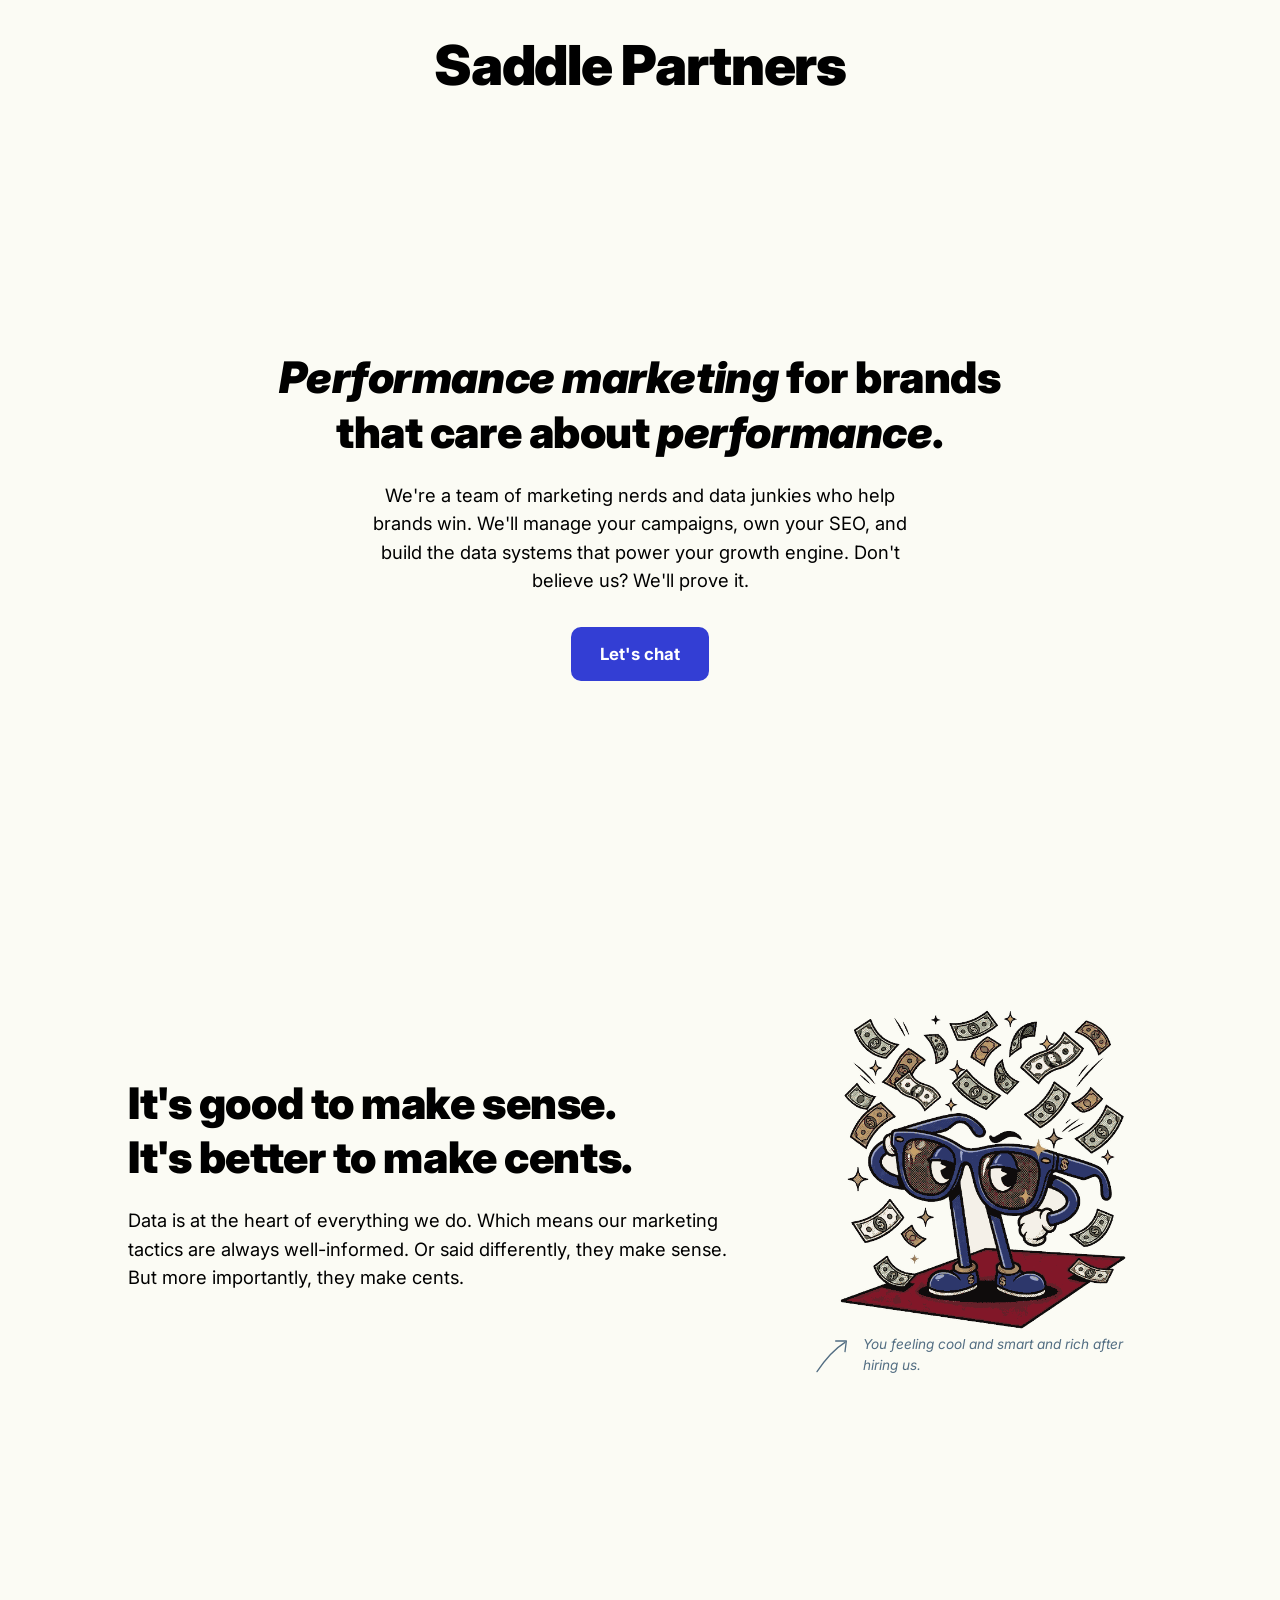
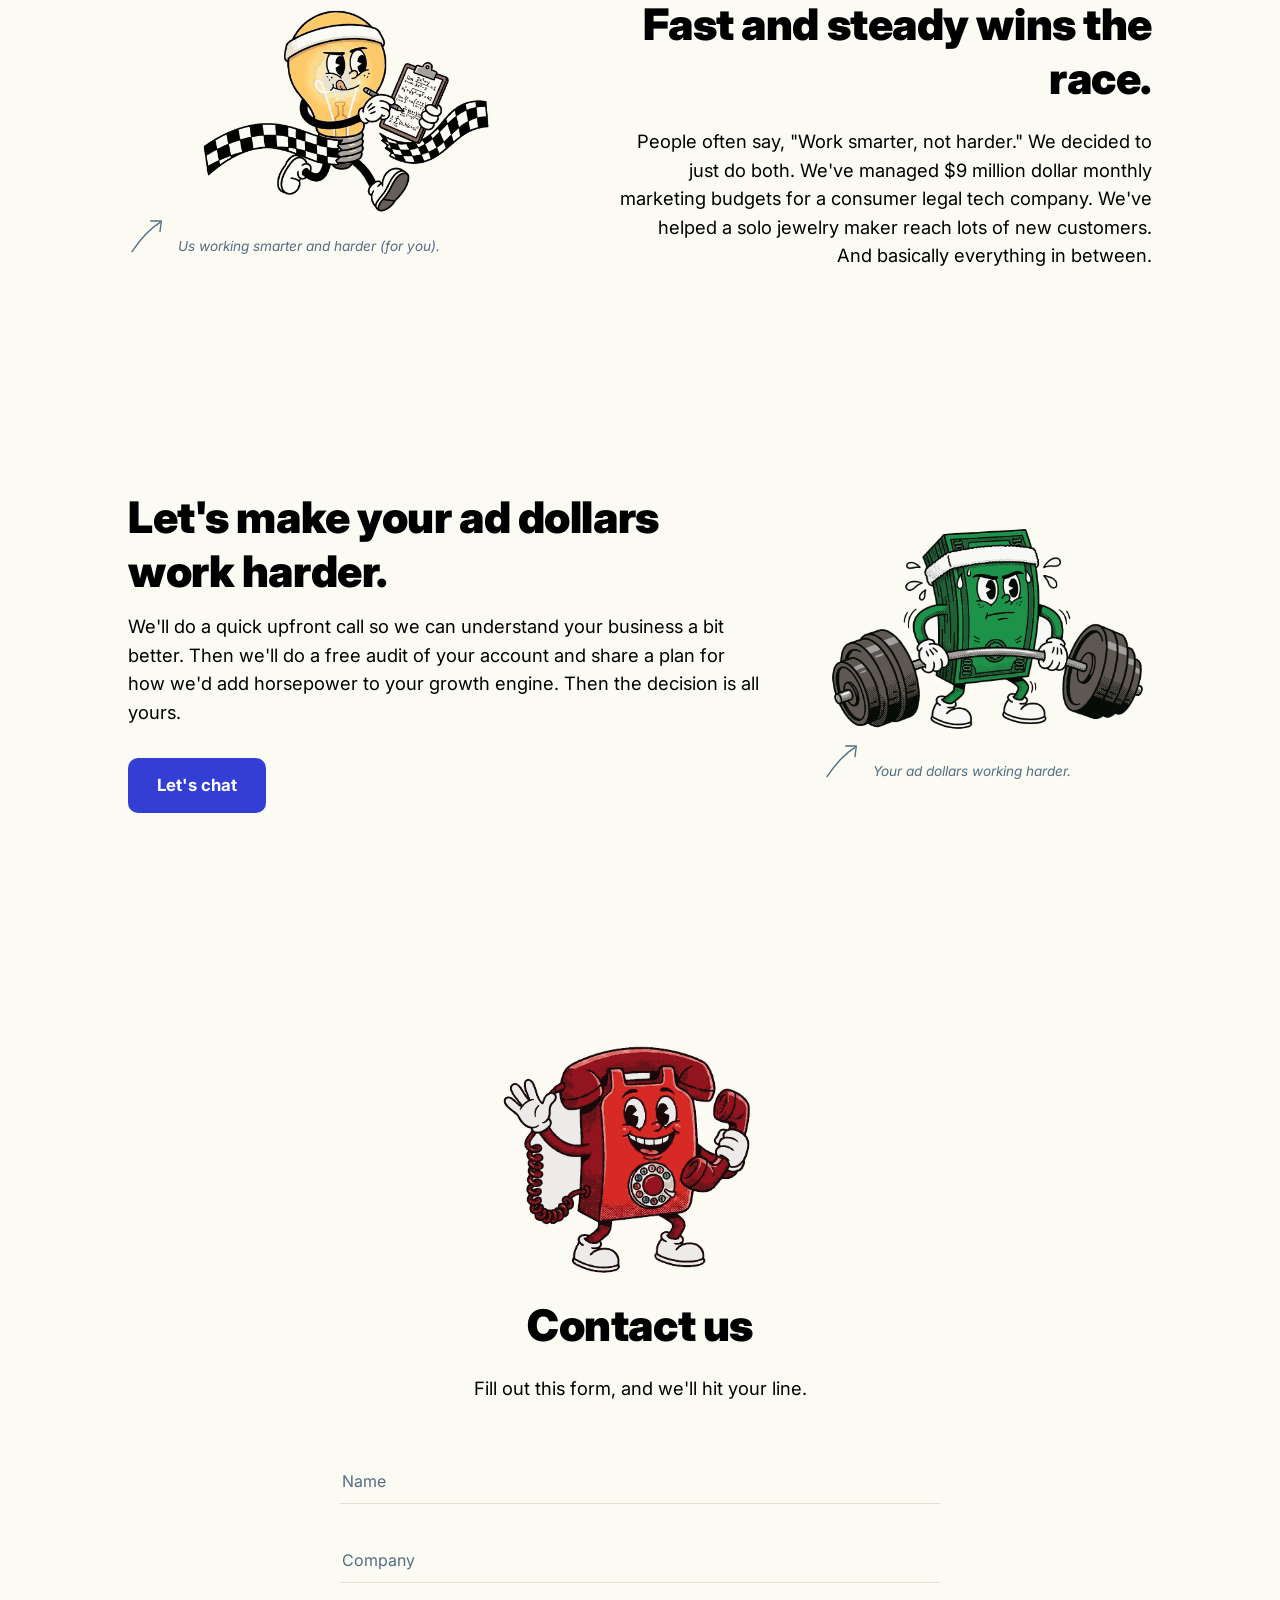
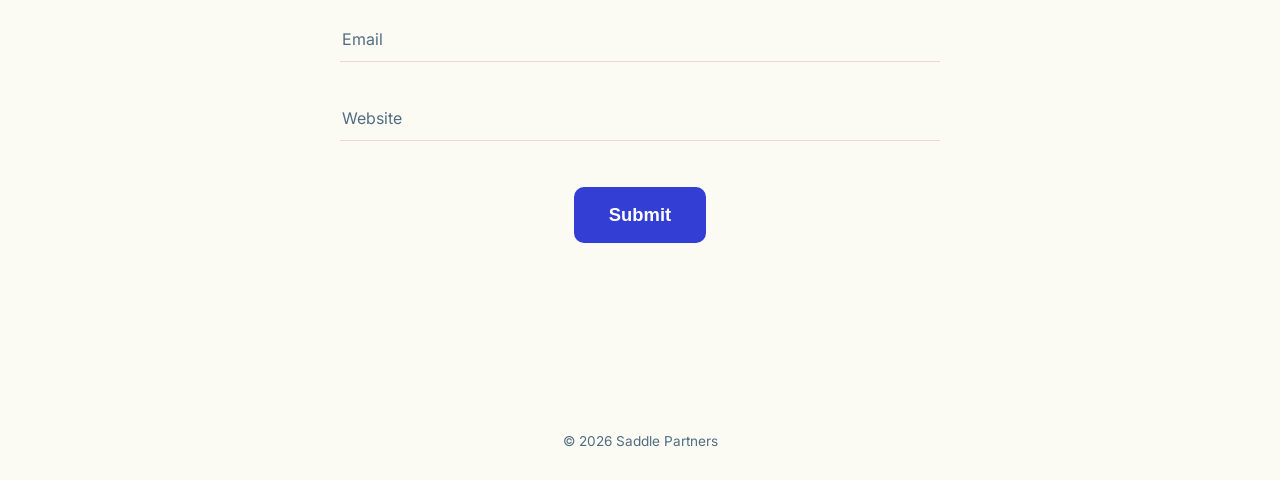
<file: index.html>
<!DOCTYPE html>
<html lang="en">
<head>
<meta charset="UTF-8">
<meta name="viewport" content="width=device-width, initial-scale=1.0">
<title>Saddle Partners</title>
<meta name="description" content="Performance marketing for brands that care about performance. Saddle Partners helps you attract leads and convert customers with better campaigns, SEO, and websites.">
<link rel="icon" href="favicon.ico" sizes="any">
<link rel="icon" type="image/png" sizes="32x32" href="favicon-32.png">
<link rel="icon" type="image/png" sizes="16x16" href="favicon-16.png">
<link rel="apple-touch-icon" href="favicon-180.png">
<link rel="preconnect" href="https://fonts.googleapis.com">
<link rel="preconnect" href="https://fonts.gstatic.com" crossorigin>
<link href="https://fonts.googleapis.com/css2?family=Inter:ital,wght@0,400;0,500;0,600;0,700;0,800;0,900;1,400;1,900&display=swap" rel="stylesheet">
<link rel="stylesheet" href="style.css">
</head>
<body>

<header class="site-header">
  <div class="header-inner">
    <a href="/" class="logo">Saddle Partners</a>
  </div>
</header>

<main id="top">

  <section class="hero">
    <div class="wrap hero-inner">
      <h1><em>Performance marketing</em> for brands<br>that care about <em>performance</em>.</h1>
      <p class="hero-sub">We're a team of marketing nerds and data junkies who help brands win. We'll manage your campaigns, own your SEO, and build the data systems that power your growth engine. Don't believe us? We'll prove it.</p>
      <div class="hero-actions">
        <a href="/#contact" class="btn btn-primary">Let's chat</a>
      </div>
    </div>
  </section>

  <section class="belief section-dark" id="approach">
    <div class="wrap belief-inner">
      <div class="belief-text">
        <h2>It's good to make sense.<br>It's better to make cents.</h2>
        <p class="lede">Data is at the heart of everything we do. Which means our marketing tactics are always well-informed. Or said differently, they make sense. But more importantly, they make cents.</p>
      </div>
      <div class="belief-visual">
        <img src="celeb-icon.png" alt="" class="belief-icon-solo" width="500" height="558">
        <div class="cta-caption-row">
          <svg class="cta-arrow" viewBox="0 0 60 60" fill="none" xmlns="http://www.w3.org/2000/svg">
            <path d="M6 52C18 34 32 18 48 8" stroke="currentColor" stroke-width="2" stroke-linecap="round"/>
            <path d="M34 6L50 6L48 22" stroke="currentColor" stroke-width="2" stroke-linecap="round" stroke-linejoin="round"/>
          </svg>
          <p class="cta-caption">You feeling cool and smart and rich after hiring us.</p>
        </div>
      </div>
    </div>
  </section>

  <section class="belief solutions section-dark">
    <div class="wrap belief-inner solutions-inner">
      <div class="belief-visual">
        <img src="racer-icon.png" alt="" class="belief-icon-solo" width="500" height="353">
        <div class="cta-caption-row">
          <svg class="cta-arrow" viewBox="0 0 60 60" fill="none" xmlns="http://www.w3.org/2000/svg">
            <path d="M6 52C18 34 32 18 48 8" stroke="currentColor" stroke-width="2" stroke-linecap="round"/>
            <path d="M34 6L50 6L48 22" stroke="currentColor" stroke-width="2" stroke-linecap="round" stroke-linejoin="round"/>
          </svg>
          <p class="cta-caption">Us working smarter and harder (for you).</p>
        </div>
      </div>
      <div class="belief-text">
        <h2>Fast and steady wins the race.</h2>
        <p class="lede">People often say, "Work smarter, not harder." We decided to just do both. We've managed $9 million dollar monthly marketing budgets for a consumer legal tech company. We've helped a solo jewelry maker reach lots of new customers. And basically everything in between.</p>
      </div>
    </div>
  </section>

  <section class="cta">
    <div class="wrap cta-inner">
      <div class="cta-text">
        <h2>Let's make your ad dollars<br class="desktop-break"> work harder.</h2>
        <p class="lede">We'll do a quick upfront call so we can understand your business a bit better. Then we'll do a free audit of your account and share a plan for how we'd add horsepower to your growth engine. Then the decision is all yours.</p>
        <a href="mailto:hello@saddle.partners" class="btn btn-primary">Let's chat</a>
      </div>
      <div class="cta-visual">
        <img src="ad-dollar-power.png" alt="" class="cta-illustration" width="1000" height="664">
        <div class="cta-caption-row">
          <svg class="cta-arrow" viewBox="0 0 60 60" fill="none" xmlns="http://www.w3.org/2000/svg">
            <path d="M6 52C18 34 32 18 48 8" stroke="currentColor" stroke-width="2" stroke-linecap="round"/>
            <path d="M34 6L50 6L48 22" stroke="currentColor" stroke-width="2" stroke-linecap="round" stroke-linejoin="round"/>
          </svg>
          <p class="cta-caption">Your ad dollars working harder.</p>
        </div>
      </div>
    </div>
  </section>

  <section class="contact-form section-dark" id="contact">
    <div class="wrap contact-form-inner">
      <img src="phone-icon.png" alt="" class="contact-icon" width="500" height="355">
      <h2>Contact us</h2>
      <p class="lede">Fill out this form, and we'll hit your line.</p>

      <form id="inquiry-form" class="inquiry-form">
        <input type="hidden" name="access_key" value="791a724a-c4da-4d54-86a6-aa19ef2348cc">
        <input type="hidden" name="subject" value="New inquiry from saddle.partners">
        <input type="text" name="botcheck" style="display:none" tabindex="-1" autocomplete="off">

        <div class="form-field">
          <input type="text" id="name" name="name" placeholder="Name" aria-label="Name" required>
        </div>
        <div class="form-field">
          <input type="text" id="company" name="company" placeholder="Company" aria-label="Company">
        </div>
        <div class="form-field">
          <input type="email" id="email" name="email" placeholder="Email" aria-label="Email" required>
        </div>
        <div class="form-field">
          <input type="text" id="website" name="website" placeholder="Website" aria-label="Website">
        </div>

        <button type="submit" class="btn btn-primary">Submit</button>
        <p class="form-status" id="form-status" role="status" aria-live="polite"></p>
      </form>
    </div>
  </section>

</main>

<footer class="site-footer">
  <div class="wrap footer-inner">
    <span>&copy; 2026 Saddle Partners</span>
  </div>
</footer>

<script src="script.js"></script>
</body>
</html>
</file>
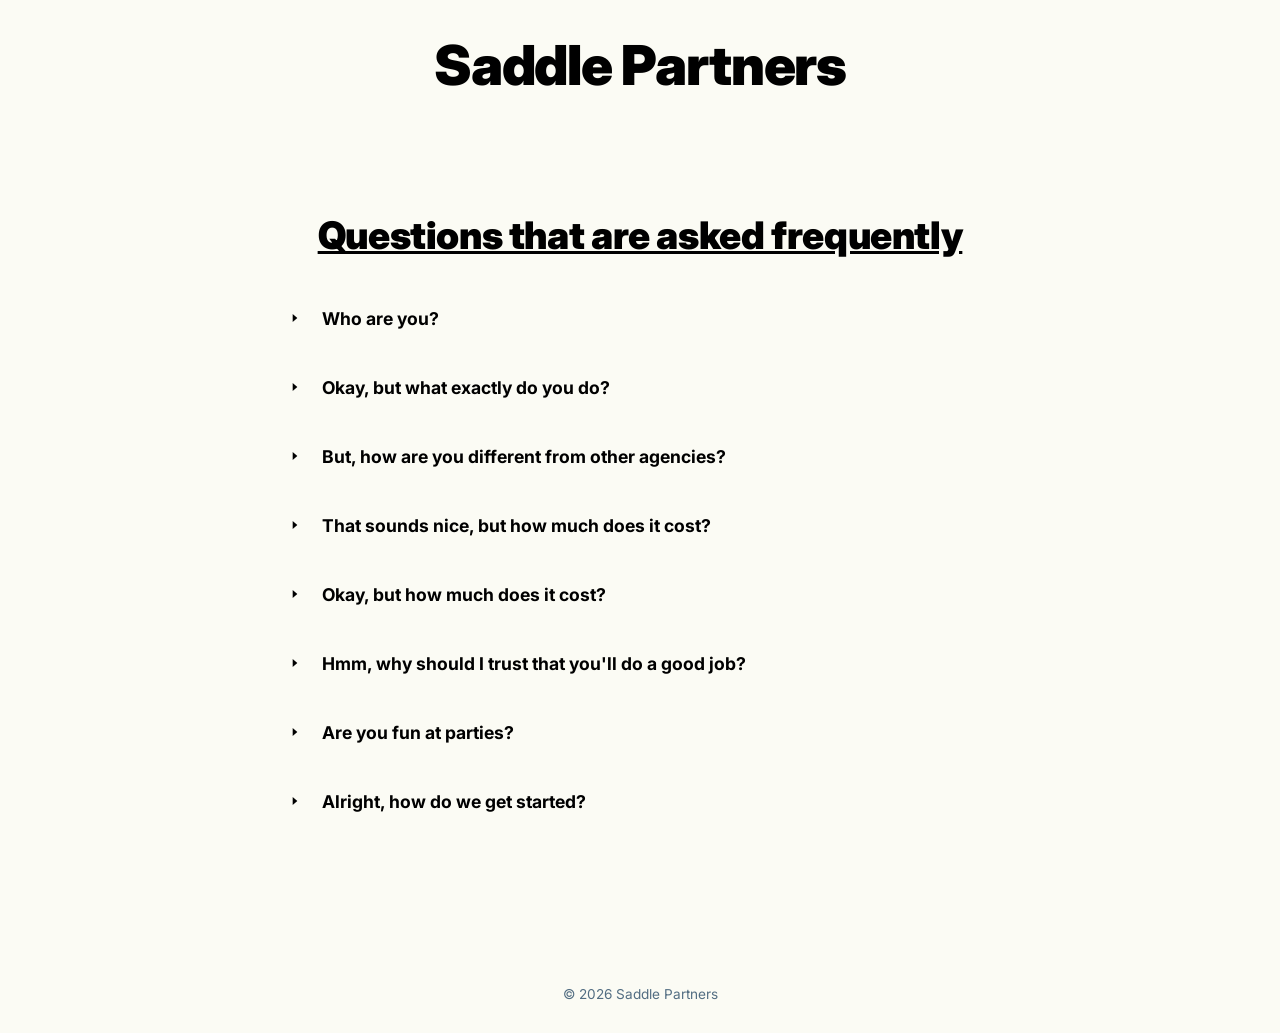
<file: faq.html>
<!DOCTYPE html>
<html lang="en">
<head>
<meta charset="UTF-8">
<meta name="viewport" content="width=device-width, initial-scale=1.0">
<title>FAQ | Saddle Partners</title>
<meta name="robots" content="noindex, nofollow">
<link rel="icon" href="favicon.ico" sizes="any">
<link rel="icon" type="image/png" sizes="32x32" href="favicon-32.png">
<link rel="icon" type="image/png" sizes="16x16" href="favicon-16.png">
<link rel="apple-touch-icon" href="favicon-180.png">
<link rel="preconnect" href="https://fonts.googleapis.com">
<link rel="preconnect" href="https://fonts.gstatic.com" crossorigin>
<link href="https://fonts.googleapis.com/css2?family=Inter:ital,wght@0,400;0,500;0,600;0,700;0,800;0,900;1,400;1,900&display=swap" rel="stylesheet">
<link rel="stylesheet" href="style.css">
</head>
<body>

<header class="site-header">
  <div class="header-inner">
    <a href="/" class="logo">Saddle Partners</a>
  </div>
</header>

<main>
  <section class="faq-page">
    <div class="wrap">
      <h1>Questions that are asked frequently</h1>

      <div class="faq-list">
        <div class="faq-item">
          <button class="faq-question" aria-expanded="false" aria-controls="faq-answer-1" id="faq-question-1">
            <svg class="faq-arrow" viewBox="0 0 24 24" fill="currentColor" xmlns="http://www.w3.org/2000/svg"><path d="M8 5l8 7-8 7z"/></svg>
            <span>Who are you?</span>
          </button>
          <div class="faq-answer" id="faq-answer-1" role="region" aria-labelledby="faq-question-1">
            <div class="faq-answer-inner">
              <p>We're a team of marketing nerds and data junkies who help brands win. We'll manage your campaigns, own your SEO, and build the data systems that power your growth engine. We mainly do Google Ads today.</p>
            </div>
          </div>
        </div>

        <div class="faq-item">
          <button class="faq-question" aria-expanded="false" aria-controls="faq-answer-2" id="faq-question-2">
            <svg class="faq-arrow" viewBox="0 0 24 24" fill="currentColor" xmlns="http://www.w3.org/2000/svg"><path d="M8 5l8 7-8 7z"/></svg>
            <span>Okay, but what exactly do you do?</span>
          </button>
          <div class="faq-answer" id="faq-answer-2" role="region" aria-labelledby="faq-question-2">
            <div class="faq-answer-inner">
              <p>We do a lot of things, but broadly, they fit into three buckets.</p>
              <p>(1) Data infrastructure: making sure data is being captured, cleaned, and stored effectively so that it can be used to power campaigns.</p>
              <p>(2) Campaign management: everything from account structure, bid strategy, targeting, and budget allocation all driven by data.</p>
              <p>(3) Reporting: providing your team visibility into the metrics that actually matter (e.g. CAC, ROAS, qualified lead pipeline, etc.)</p>
            </div>
          </div>
        </div>

        <div class="faq-item">
          <button class="faq-question" aria-expanded="false" aria-controls="faq-answer-3" id="faq-question-3">
            <svg class="faq-arrow" viewBox="0 0 24 24" fill="currentColor" xmlns="http://www.w3.org/2000/svg"><path d="M8 5l8 7-8 7z"/></svg>
            <span>But, how are you different from other agencies?</span>
          </button>
          <div class="faq-answer" id="faq-answer-3" role="region" aria-labelledby="faq-question-3">
            <div class="faq-answer-inner">
              <p>We are unapologetically data-driven.</p>
              <p>Most agencies say that they're data-driven. Some might even think that they're data-driven. But they're probably not (statistically speaking of course).</p>
              <p>Performance marketing systems are the quintessential example of garbage in, garbage out. The output (ad campaign performance) is only as good as the input (data you feed into the ad platform).</p>
              <p>Most agencies' version of being "data-driven" is just dropping a few Google pixels on your site. Pixel data might tell you whether or not a lead filled out a form, but it won't tell you if they converted to a sale, how much that sale was, when they churned, etc.</p>
              <p>Our version of being data-driven is tracking everything that happens after the initial click, structuring it into clean data pipelines, layering on sophisticated data science in order to extract insights from patterns, and then feeding those insights back into the ad platform so that ROAS goes up and CAC goes down.</p>
            </div>
          </div>
        </div>

        <div class="faq-item">
          <button class="faq-question" aria-expanded="false" aria-controls="faq-answer-4" id="faq-question-4">
            <svg class="faq-arrow" viewBox="0 0 24 24" fill="currentColor" xmlns="http://www.w3.org/2000/svg"><path d="M8 5l8 7-8 7z"/></svg>
            <span>That sounds nice, but how much does it cost?</span>
          </button>
          <div class="faq-answer" id="faq-answer-4" role="region" aria-labelledby="faq-question-4">
            <div class="faq-answer-inner">
              <p>The short answer is: it depends. On a lot of things.</p>
              <p>But that probably isn't very helpful. So here's the long answer.</p>
              <p>Most performance marketing agencies structure their fee as a percentage of monthly ad spend. We think this can create misaligned incentives.</p>
              <p>If you ask your hairdresser if they think you need a haircut, they'll probably say yes.</p>
              <p>If you ask a performance ad agency who gets paid a percentage of your ad spend if you should spend more money on advertising, they'll probably say yes.</p>
            </div>
          </div>
        </div>

        <div class="faq-item">
          <button class="faq-question" aria-expanded="false" aria-controls="faq-answer-5" id="faq-question-5">
            <svg class="faq-arrow" viewBox="0 0 24 24" fill="currentColor" xmlns="http://www.w3.org/2000/svg"><path d="M8 5l8 7-8 7z"/></svg>
            <span>Okay, but how much does it cost?</span>
          </button>
          <div class="faq-answer" id="faq-answer-5" role="region" aria-labelledby="faq-question-5">
            <div class="faq-answer-inner">
              <p>We'll do a full audit of your existing account, share a summary of where we think we can provide a lot of value, and offer a proposed price for those services.</p>
              <p>It will probably be around 15-20% of monthly ad spend, but the final number will ultimately depend on a variety of factors.</p>
              <p>And it won't be carried forward as a percentage of monthly ad spend. It will be a flat fee. That is, unless scope changes meaningfully.</p>
            </div>
          </div>
        </div>

        <div class="faq-item">
          <button class="faq-question" aria-expanded="false" aria-controls="faq-answer-6" id="faq-question-6">
            <svg class="faq-arrow" viewBox="0 0 24 24" fill="currentColor" xmlns="http://www.w3.org/2000/svg"><path d="M8 5l8 7-8 7z"/></svg>
            <span>Hmm, why should I trust that you'll do a good job?</span>
          </button>
          <div class="faq-answer" id="faq-answer-6" role="region" aria-labelledby="faq-question-6">
            <div class="faq-answer-inner">
              <p>We've managed $9 million dollar monthly marketing budgets while driving a 70% increase in ROAS and a 50% decrease in CAC.</p>
              <p>We've been using data to help brands grow for seven years. And we're just getting started.</p>
            </div>
          </div>
        </div>

        <div class="faq-item">
          <button class="faq-question" aria-expanded="false" aria-controls="faq-answer-7" id="faq-question-7">
            <svg class="faq-arrow" viewBox="0 0 24 24" fill="currentColor" xmlns="http://www.w3.org/2000/svg"><path d="M8 5l8 7-8 7z"/></svg>
            <span>Are you fun at parties?</span>
          </button>
          <div class="faq-answer" id="faq-answer-7" role="region" aria-labelledby="faq-question-7">
            <div class="faq-answer-inner">
              <p>You're probably wondering if we're enjoyable to work with. The answer is yes.</p>
              <p>We're also fun at parties.</p>
              <p>You'll probably be having a lot of parties once you start working with us because your brand will be doing really well.</p>
              <p>Don't worry, party invites are optional.</p>
              <p>But they're always appreciated.</p>
            </div>
          </div>
        </div>

        <div class="faq-item">
          <button class="faq-question" aria-expanded="false" aria-controls="faq-answer-8" id="faq-question-8">
            <svg class="faq-arrow" viewBox="0 0 24 24" fill="currentColor" xmlns="http://www.w3.org/2000/svg"><path d="M8 5l8 7-8 7z"/></svg>
            <span>Alright, how do we get started?</span>
          </button>
          <div class="faq-answer" id="faq-answer-8" role="region" aria-labelledby="faq-question-8">
            <div class="faq-answer-inner">
              <p>Fill out <a href="/#contact">this form</a>, and we'll reach out to schedule some time to chat.</p>
            </div>
          </div>
        </div>
      </div>
    </div>
  </section>
</main>

<footer class="site-footer">
  <div class="wrap footer-inner">
    <span>&copy; 2026 Saddle Partners</span>
  </div>
</footer>

<script src="faq.js"></script>
</body>
</html>
</file>
<file: style.css>
:root {
  --navy: #000000;
  --section-bg: var(--ice);
  --slate: #526D82;
  --ice: #FBFBF4;
  --ice-muted: rgba(251, 251, 244, 0.68);
  --white: #FFFFFF;
  --border-light: #E2DED2;
  --border-dark: rgba(248, 248, 238, 0.16);
  --max-width: 1080px;
  --sans: "Inter", -apple-system, BlinkMacSystemFont, "Segoe UI", sans-serif;
}

* { box-sizing: border-box; }

html { scroll-behavior: smooth; }

body {
  margin: 0;
  font-family: var(--sans);
  color: var(--navy);
  background: var(--ice);
  line-height: 1.55;
  -webkit-font-smoothing: antialiased;
  -moz-osx-font-smoothing: grayscale;
  text-rendering: optimizeLegibility;
}

.wrap {
  max-width: var(--max-width);
  margin: 0 auto;
  padding: 0 28px;
}

h1, h2, h3 {
  font-family: var(--sans);
  font-weight: 800;
  letter-spacing: -0.01em;
  line-height: 1.25;
  margin: 0 0 0.5em;
  color: inherit;
}

h1, h2 { font-size: clamp(1.9rem, 3.4vw, 2.75rem); font-weight: 900; }
h3 { font-size: 1.05rem; font-weight: 700; letter-spacing: -0.01em; }

p { margin: 0 0 1em; }

a { color: inherit; text-decoration: none; }

/* Header */
.site-header {
  background: var(--ice);
}

.header-inner {
  display: flex;
  align-items: center;
  justify-content: center;
  height: 132px;
  padding: 0 24px;
}

.logo {
  font-weight: 900;
  letter-spacing: -0.02em;
  font-size: clamp(2.4rem, 4.3vw, 3.45rem);
  color: #000000;
}

/* Buttons */
.btn {
  display: inline-block;
  padding: 13px 26px;
  border-radius: 10px;
  font-weight: 700;
  font-size: 0.95rem;
  text-align: center;
  white-space: nowrap;
  transition: all 0.15s ease;
  border: 1.5px solid transparent;
}
.btn-primary {
  background: #333ED4;
  color: var(--white);
  padding: 13px 28px;
  font-size: 1.05rem;
  font-weight: 700;
}
.btn-primary:hover { background: #2831A8; }
.btn-ghost {
  border-color: var(--slate);
  color: var(--navy);
}
.btn-ghost:hover { border-color: var(--navy); background: rgba(0, 0, 0, 0.06); }

/* Section background */
.section-dark { background: var(--section-bg); color: var(--navy); }
.section-dark .stitch-label { color: var(--slate); border-bottom-color: var(--border-light); }
.section-dark .lede { color: var(--slate); }
.section-dark .btn-ghost { border-color: var(--slate); color: var(--navy); }
.section-dark .btn-ghost:hover { border-color: var(--navy); background: rgba(0, 0, 0, 0.06); }

/* Hero */
.hero {
  position: relative;
  min-height: calc(100svh - 133px);
  display: flex;
  align-items: center;
}
.hero h1 { color: #000000; }
.hero h1 em {
  font-style: italic;
  color: #000000;
}
.hero-inner {
  text-align: center;
  position: relative;
  z-index: 2;
  width: 100%;
}
.hero-sub {
  font-size: 1.15rem;
  max-width: 560px;
  margin-left: auto;
  margin-right: auto;
  color: #000000;
}
.hero-actions {
  display: flex;
  justify-content: center;
  gap: 16px;
  margin-top: 32px;
  flex-wrap: wrap;
}

/* Stitch label */
.stitch-label {
  text-transform: uppercase;
  letter-spacing: 0.12em;
  font-size: 0.78rem;
  font-weight: 700;
  color: var(--slate);
  margin-bottom: 14px;
  padding-bottom: 12px;
  border-bottom: 1px dashed var(--border-light);
  display: inline-block;
}

/* Approach section */
.belief { padding: 110px 0; }
.lede { font-size: 1.15rem; max-width: 640px; color: var(--slate); }
.belief-inner {
  display: grid;
  grid-template-columns: 1.3fr 0.7fr;
  align-items: center;
  gap: 56px;
}
.belief-inner > *, .cta-inner > * { min-width: 0; }
.solutions-inner { grid-template-columns: 0.9fr 1.1fr; }
.belief-visual {
  display: flex;
  flex-direction: column;
  align-items: center;
}
.belief-icon-solo {
  display: block;
  width: 100%;
  max-width: 288px;
  height: auto;
}
.belief-visual .cta-caption-row { align-self: flex-start; margin-top: 4px; }
.belief-text .lede { color: #000000; }
#approach .belief-text { text-align: left; }
.solutions .belief-text { text-align: right; }
.solutions .belief-text .lede { margin: 0 0 0 auto; }

/* CTA */
.cta { padding: 110px 0; }
.cta-inner {
  display: grid;
  grid-template-columns: 1.32fr 0.68fr;
  align-items: center;
  gap: 56px;
}
.cta-text { text-align: left; color: #000000; }
.cta h2 { margin-bottom: 14px; color: #000000; }
.cta .lede { margin: 0 0 32px; color: #000000; }
.cta-visual {
  display: flex;
  flex-direction: column;
  align-items: center;
}
.cta-illustration {
  display: block;
  width: 100%;
  max-width: 432px;
  height: auto;
}
.cta-caption-row {
  display: flex;
  align-items: flex-end;
  gap: 10px;
  align-self: flex-start;
  margin-top: 4px;
}
.cta-arrow { width: 40px; height: auto; color: var(--slate); flex-shrink: 0; }
.cta-caption {
  font-style: italic;
  color: var(--slate);
  font-size: 0.85rem;
  margin: 0;
}
.cta .cta-caption { white-space: nowrap; }

/* Contact form */
.contact-form { padding: 110px 0; text-align: center; }
.contact-icon {
  display: block;
  width: min(340px, 75%);
  height: auto;
  margin: 0 auto 24px;
  transform: translateX(32px);
}
.contact-form .lede { margin: 0 auto 56px; color: #000000; }
.inquiry-form {
  max-width: 600px;
  margin: 0 auto;
  text-align: left;
  display: flex;
  flex-direction: column;
  gap: 34px;
}
.form-field {
  display: flex;
  flex-direction: column;
  gap: 6px;
}
.form-field input {
  background: transparent;
  border: none;
  border-bottom: 1px solid var(--border-light);
  padding: 12px 2px;
  font-family: var(--sans);
  font-size: 1rem;
  color: var(--navy);
}
.form-field input:focus {
  outline: none;
  border-bottom-color: var(--navy);
}
.form-field input::placeholder { color: var(--slate); }
.inquiry-form .btn-primary {
  align-self: center;
  margin-top: 12px;
  padding: 16px 34px;
  font-size: 1.15rem;
  background: #333ED4;
  color: var(--white);
}
.inquiry-form .btn-primary:hover { background: #2831A8; }
.form-status {
  margin: 16px 0 0;
  font-size: 1rem;
  color: var(--navy);
}

/* FAQ page */
.faq-page { padding: 80px 0 120px; }
.faq-page .wrap { max-width: 760px; }
.faq-page h1 {
  text-align: center;
  margin-bottom: 24px;
  text-decoration: underline;
  font-size: clamp(1.9rem, 5vw, 2.375rem);
}
.faq-list {
  display: flex;
  flex-direction: column;
}
.faq-question {
  display: flex;
  align-items: center;
  justify-content: flex-start;
  gap: 20px;
  width: 100%;
  padding: 24px 0;
  background: none;
  border: none;
  cursor: pointer;
  text-align: left;
  font-family: var(--sans);
  font-size: 1.1rem;
  font-weight: 700;
  color: var(--navy);
}
.faq-arrow {
  width: 14px;
  height: 14px;
  flex-shrink: 0;
  color: var(--navy);
  transition: transform 0.25s ease;
}
.faq-item.open .faq-arrow { transform: rotate(90deg); }
.faq-answer {
  display: grid;
  grid-template-rows: 0fr;
  transition: grid-template-rows 0.3s ease;
}
.faq-item.open .faq-answer { grid-template-rows: 1fr; }
.faq-answer-inner { overflow: hidden; padding-left: 34px; }
.faq-answer-inner p {
  margin: 0 0 24px;
  font-size: 1.05rem;
  color: #000000;
}
.faq-answer-inner a {
  color: #333ED4;
  text-decoration: underline;
}

/* Footer */
.site-footer {
  padding: 28px 0;
  background: var(--section-bg);
}
.footer-inner {
  font-size: 0.85rem;
  color: var(--slate);
  text-align: center;
}

/* Responsive */
@media (max-width: 860px) {
  .belief-inner { grid-template-columns: 1fr; gap: 40px; }
  .solutions .belief-text { order: 1; }
  .solutions .belief-visual { order: 2; }
  #approach .belief-text,
  .solutions .belief-text,
  .cta-text {
    text-align: center;
  }
  .cta-inner { grid-template-columns: 1fr; gap: 40px; }
  .cta-visual { align-items: center; }
  .cta .cta-caption { white-space: normal; }
  .desktop-break { display: none; }
}
</file>
